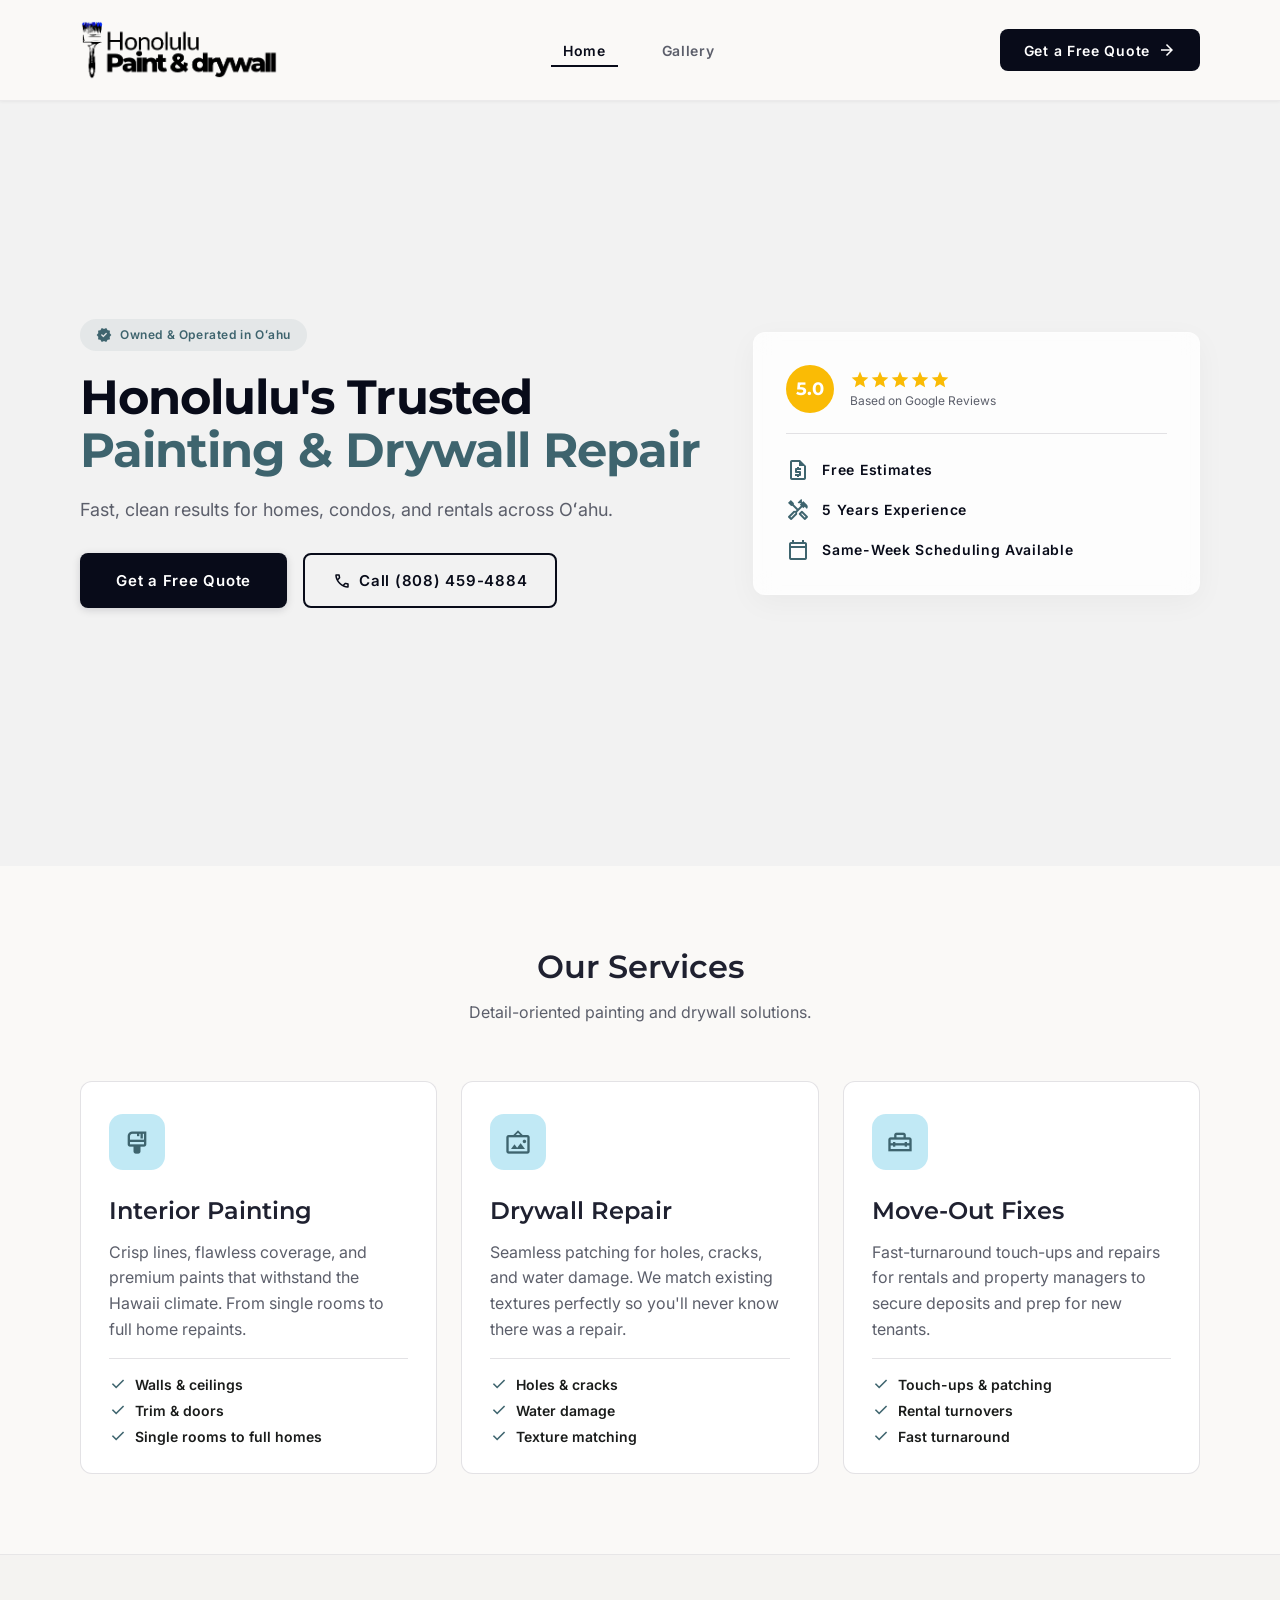
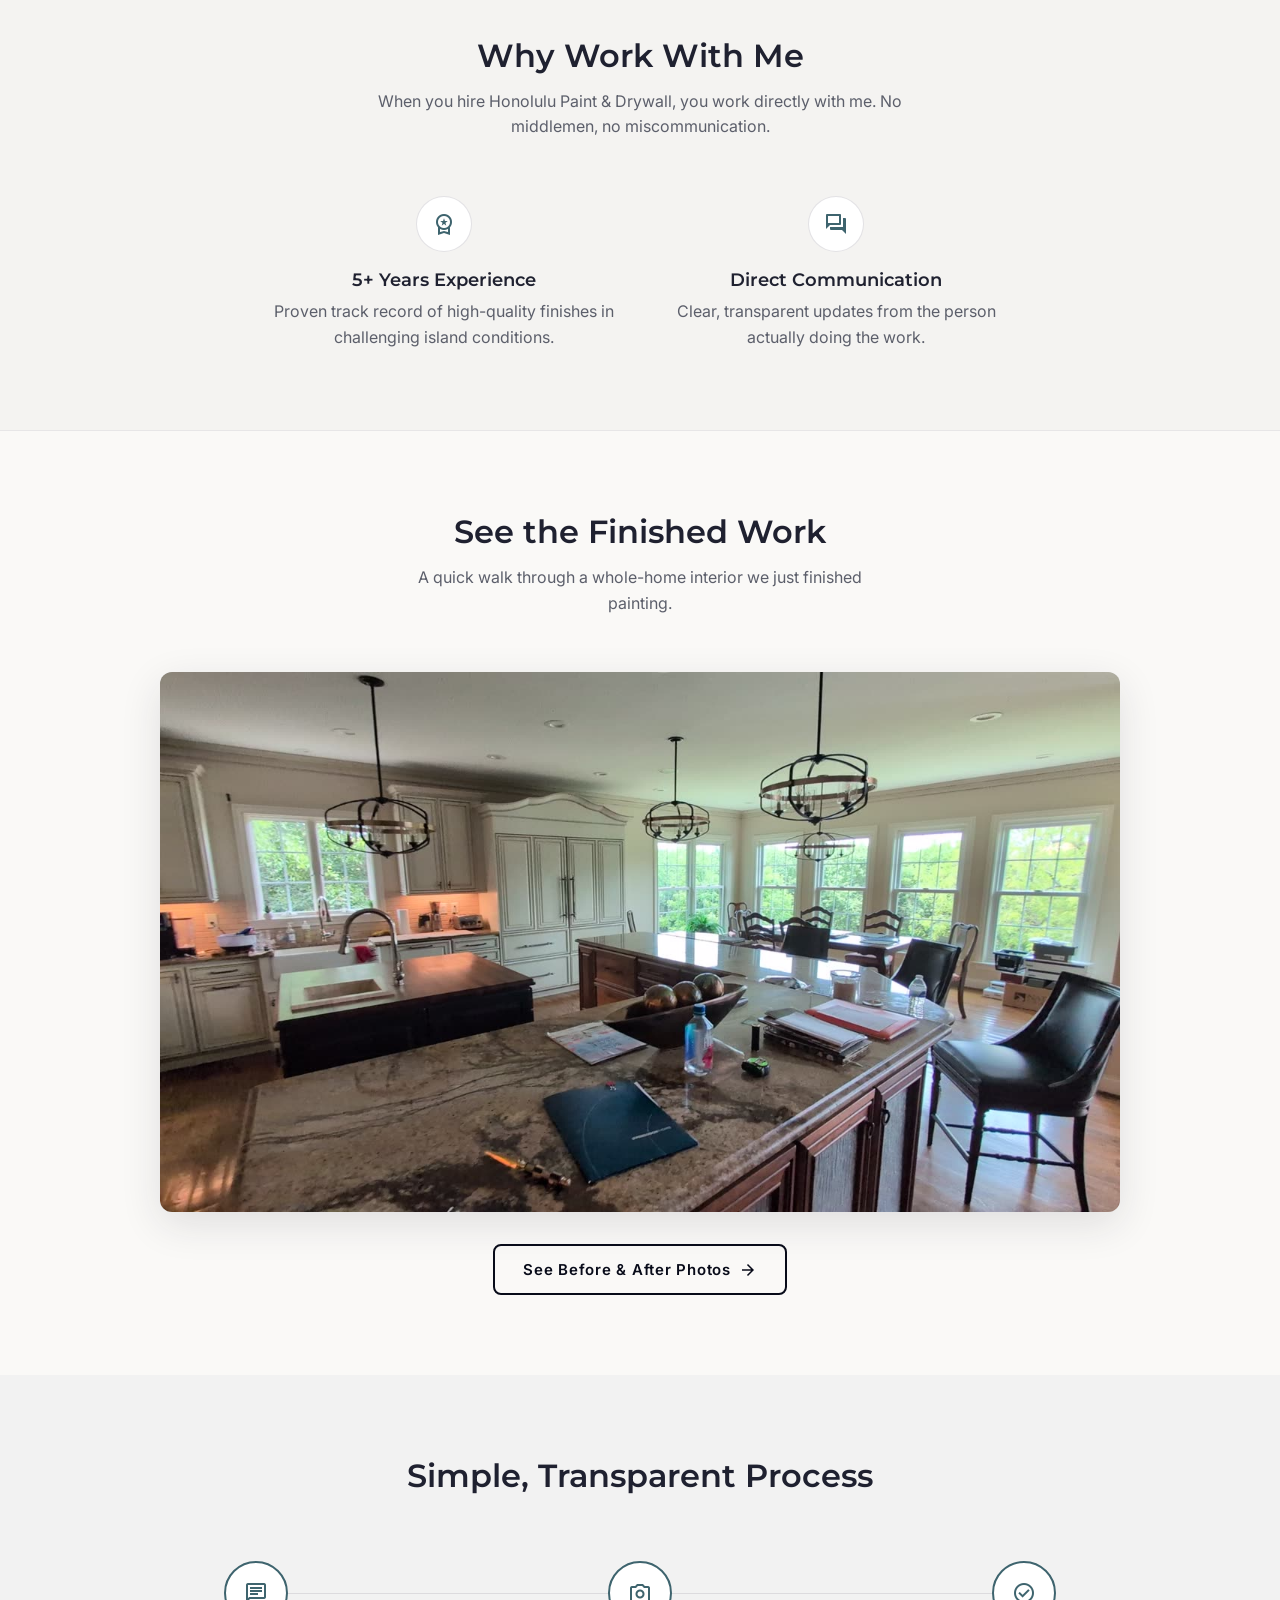
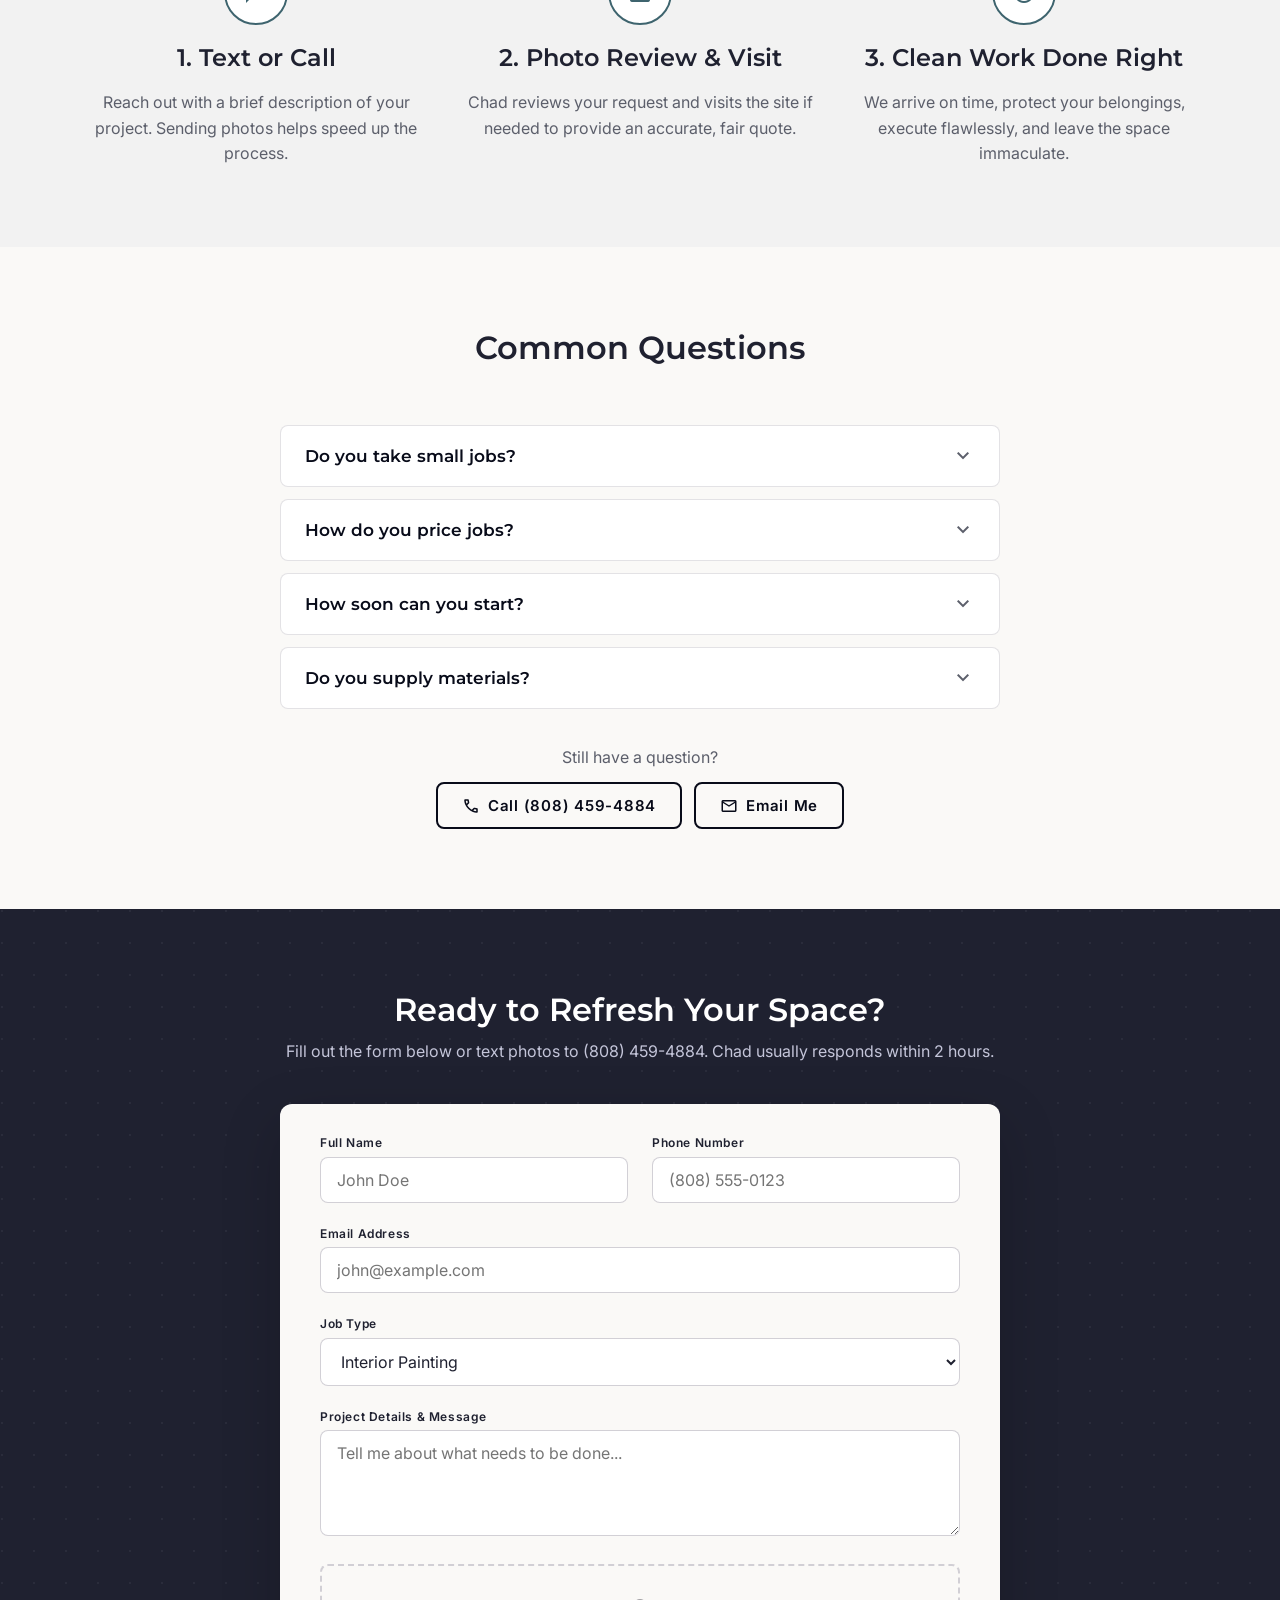
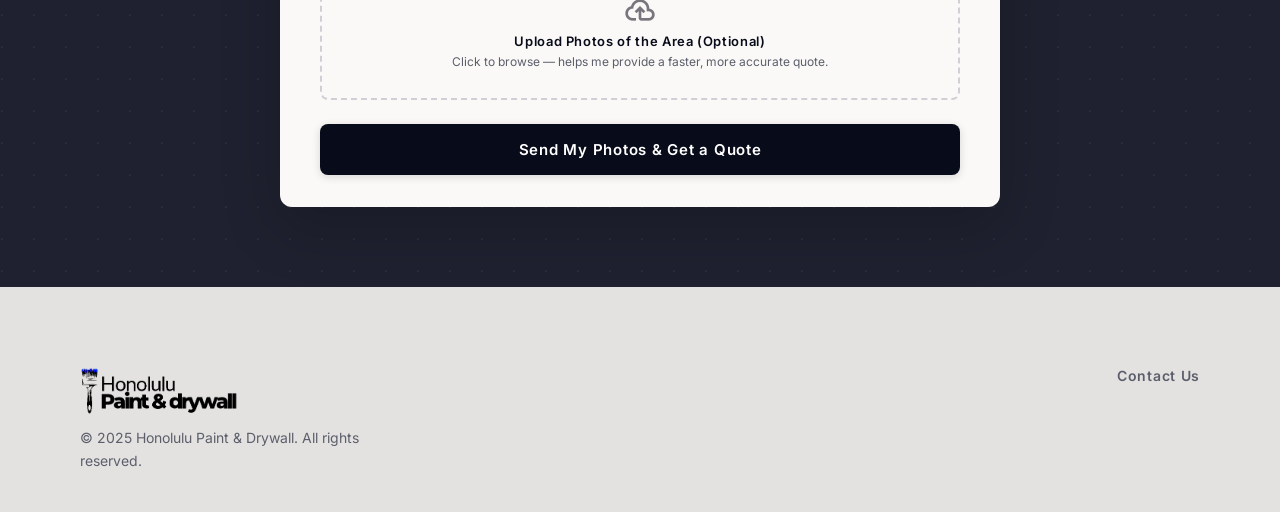
<file: index.html>
<!DOCTYPE html>
<html lang="en">
<head>
  <meta charset="utf-8">
  <meta name="viewport" content="width=device-width, initial-scale=1.0">
  <title>Honolulu Paint &amp; Drywall – Oʻahu's Trusted Painter</title>
  <meta name="description" content="Fast, clean painting and drywall repair for homes, condos, and rentals across Oʻahu. Expert service by Chad Price.">
  <link rel="stylesheet" href="shared.css">
  <link rel="stylesheet" href="home.css">
  <link rel="preconnect" href="https://fonts.googleapis.com">
  <link rel="preconnect" href="https://fonts.gstatic.com" crossorigin>
  <link href="https://fonts.googleapis.com/css2?family=Inter:wght@400;600&family=Montserrat:wght@600;700&display=swap" rel="stylesheet">
  <link href="https://fonts.googleapis.com/css2?family=Material+Symbols+Outlined:wght,FILL@100..700,0..1&display=swap" rel="stylesheet">
</head>
<body>

<!-- NAV -->
<nav class="nav">
  <div class="nav-inner">
    <a href="index.html" class="nav-logo"><img src="images/logo.png" alt="Honolulu Paint & Drywall"></a>
    <div class="nav-links">
      <a href="index.html" class="active">Home</a>
      <a href="gallery.html">Gallery</a>
    </div>
    <a href="#quote" class="nav-cta">Get a Free Quote <span class="material-symbols-outlined" style="font-size:18px">arrow_forward</span></a>
    <button class="nav-menu-btn" id="mobileMenuBtn" aria-label="Open menu">
      <span class="material-symbols-outlined">menu</span>
    </button>
  </div>
  <div class="mobile-menu" id="mobileMenu">
    <a href="index.html" class="active">Home</a>
    <a href="gallery.html">Gallery</a>
    <a href="#quote" class="mobile-cta">Get a Free Quote</a>
  </div>
</nav>

<!-- HERO -->
<section class="hero" id="home">
  <div class="hero-bg">
    <div class="hero-img" style="background-image: url('https://lh3.googleusercontent.com/aida-public/[base64]');"></div>
    <div class="hero-overlay"></div>
  </div>
  <div class="container hero-inner">
    <div class="hero-content">
      <div class="hero-badge">
        <span class="material-symbols-outlined icon-fill" style="font-size:16px;color:var(--secondary)">verified</span>
        <span class="label-bold" style="font-size:12px;color:var(--secondary)">Owned &amp; Operated in Oʻahu</span>
      </div>
      <h1>Honolulu's Trusted <span style="color:var(--secondary)">Painting &amp; Drywall Repair</span></h1>
      <p class="hero-sub">Fast, clean results for homes, condos, and rentals across Oʻahu.</p>
      <div class="hero-actions">
        <a href="#quote" class="btn-primary" style="font-size:15px;padding:16px 36px">Get a Free Quote</a>
        <a href="tel:8084594884" class="btn-secondary" style="font-size:15px;padding:16px 28px">
          <span class="material-symbols-outlined" style="font-size:18px">call</span> Call (808) 459-4884
        </a>
      </div>
    </div>
    <div class="hero-trust-card">
      <div class="trust-rating">
        <div class="trust-score">5.0</div>
        <div>
          <div class="trust-stars">
            <span class="material-symbols-outlined icon-fill" style="font-size:20px;color:#FABB05">star</span>
            <span class="material-symbols-outlined icon-fill" style="font-size:20px;color:#FABB05">star</span>
            <span class="material-symbols-outlined icon-fill" style="font-size:20px;color:#FABB05">star</span>
            <span class="material-symbols-outlined icon-fill" style="font-size:20px;color:#FABB05">star</span>
            <span class="material-symbols-outlined icon-fill" style="font-size:20px;color:#FABB05">star</span>
          </div>
          <span class="caption" style="color:var(--text-muted)">Based on Google Reviews</span>
        </div>
      </div>
      <ul class="trust-list">
        <li><span class="material-symbols-outlined" style="color:var(--secondary)">request_quote</span> Free Estimates</li>
        <li><span class="material-symbols-outlined" style="color:var(--secondary)">handyman</span> 5 Years Experience</li>
        <li><span class="material-symbols-outlined" style="color:var(--secondary)">calendar_today</span> Same-Week Scheduling Available</li>
      </ul>
    </div>
  </div>
</section>

<!-- MOBILE TRUST STRIP -->
<div class="trust-strip">
  <div class="trust-strip-item"><span class="material-symbols-outlined icon-fill" style="font-size:16px;color:#FABB05">star</span> 5-Star Reviews</div>
  <div class="trust-strip-item"><span class="material-symbols-outlined" style="font-size:16px">request_quote</span> Free Estimates</div>
  <div class="trust-strip-item"><span class="material-symbols-outlined" style="font-size:16px">handyman</span> 5 Years Exp.</div>
  <div class="trust-strip-item"><span class="material-symbols-outlined" style="font-size:16px">calendar_today</span> Same-Week</div>
</div>

<!-- SERVICES -->
<section class="services-section" id="services">
  <div class="container">
    <div class="section-header">
      <h2 class="headline-md">Our Services</h2>
      <p class="body-md text-muted" style="max-width:480px;margin:0 auto">Detail-oriented painting and drywall solutions.</p>
    </div>
    <div class="services-grid">
      <div class="service-card">
        <div class="service-icon-badge"><span class="material-symbols-outlined" style="color:var(--secondary)">format_paint</span></div>
        <div class="service-body">
          <h3 class="headline-sm">Interior Painting</h3>
          <p class="body-md text-muted">Crisp lines, flawless coverage, and premium paints that withstand the Hawaii climate. From single rooms to full home repaints.</p>
          <ul class="service-list">
            <li><span class="material-symbols-outlined">check</span>Walls &amp; ceilings</li>
            <li><span class="material-symbols-outlined">check</span>Trim &amp; doors</li>
            <li><span class="material-symbols-outlined">check</span>Single rooms to full homes</li>
          </ul>
        </div>
      </div>
      <div class="service-card">
        <div class="service-icon-badge"><span class="material-symbols-outlined" style="color:var(--secondary)">wall_art</span></div>
        <div class="service-body">
          <h3 class="headline-sm">Drywall Repair</h3>
          <p class="body-md text-muted">Seamless patching for holes, cracks, and water damage. We match existing textures perfectly so you'll never know there was a repair.</p>
          <ul class="service-list">
            <li><span class="material-symbols-outlined">check</span>Holes &amp; cracks</li>
            <li><span class="material-symbols-outlined">check</span>Water damage</li>
            <li><span class="material-symbols-outlined">check</span>Texture matching</li>
          </ul>
        </div>
      </div>
      <div class="service-card">
        <div class="service-icon-badge"><span class="material-symbols-outlined" style="color:var(--secondary)">home_repair_service</span></div>
        <div class="service-body">
          <h3 class="headline-sm">Move-Out Fixes</h3>
          <p class="body-md text-muted">Fast-turnaround touch-ups and repairs for rentals and property managers to secure deposits and prep for new tenants.</p>
          <ul class="service-list">
            <li><span class="material-symbols-outlined">check</span>Touch-ups &amp; patching</li>
            <li><span class="material-symbols-outlined">check</span>Rental turnovers</li>
            <li><span class="material-symbols-outlined">check</span>Fast turnaround</li>
          </ul>
        </div>
      </div>
    </div>
  </div>
</section>

<!-- WHY WORK WITH ME -->
<section class="why-section">
  <div class="container">
    <div class="section-header">
      <h2 class="headline-md">Why Work With Me</h2>
      <p class="body-md text-muted" style="max-width:560px;margin:0 auto">When you hire Honolulu Paint &amp; Drywall, you work directly with me. No middlemen, no miscommunication.</p>
    </div>
    <div class="why-points">
      <div class="why-point">
        <div class="why-point-icon"><span class="material-symbols-outlined">workspace_premium</span></div>
        <h3 class="headline-sm">5+ Years Experience</h3>
        <p class="body-md text-muted">Proven track record of high-quality finishes in challenging island conditions.</p>
      </div>
      <div class="why-point">
        <div class="why-point-icon"><span class="material-symbols-outlined">forum</span></div>
        <h3 class="headline-sm">Direct Communication</h3>
        <p class="body-md text-muted">Clear, transparent updates from the person actually doing the work.</p>
      </div>
    </div>
  </div>
</section>

<!-- FINISHED WORK VIDEO -->
<section class="showcase-section">
  <div class="container">
    <div class="section-header">
      <h2 class="headline-md">See the Finished Work</h2>
      <p class="body-md text-muted" style="max-width:480px;margin:0 auto">A quick walk through a whole-home interior we just finished painting.</p>
    </div>
    <div class="showcase-video">
      <video src="videos/finished-interior.mp4" poster="videos/finished-interior-poster.jpg" autoplay muted loop playsinline preload="metadata" aria-label="Walkthrough of a finished interior paint job: kitchen, living room and coffered ceiling"></video>
    </div>
    <div class="showcase-cta">
      <a href="gallery.html" class="btn-secondary" style="font-size:15px;padding:14px 28px">See Before &amp; After Photos <span class="material-symbols-outlined" style="font-size:18px">arrow_forward</span></a>
    </div>
  </div>
</section>

<!-- HOW IT WORKS -->
<section class="process-section">
  <div class="container">
    <h2 class="headline-md" style="text-align:center;margin-bottom:64px">Simple, Transparent Process</h2>
    <div class="process-grid">
      <div class="process-line"></div>
      <div class="process-step">
        <div class="process-icon"><span class="material-symbols-outlined" style="font-size:24px">chat</span></div>
        <h3 class="headline-sm">1. Text or Call</h3>
        <p class="body-md text-muted">Reach out with a brief description of your project. Sending photos helps speed up the process.</p>
      </div>
      <div class="process-step">
        <div class="process-icon"><span class="material-symbols-outlined" style="font-size:24px">photo_camera</span></div>
        <h3 class="headline-sm">2. Photo Review &amp; Visit</h3>
        <p class="body-md text-muted">Chad reviews your request and visits the site if needed to provide an accurate, fair quote.</p>
      </div>
      <div class="process-step">
        <div class="process-icon"><span class="material-symbols-outlined" style="font-size:24px">check_circle</span></div>
        <h3 class="headline-sm">3. Clean Work Done Right</h3>
        <p class="body-md text-muted">We arrive on time, protect your belongings, execute flawlessly, and leave the space immaculate.</p>
      </div>
    </div>
  </div>
</section>


<!-- FAQ -->
<section class="faq-section" id="faq">
  <div class="container">
    <div class="section-header">
      <h2 class="headline-md">Common Questions</h2>
    </div>
    <div class="faq-list">
      <details class="faq-item">
        <summary>Do you take small jobs?<span class="material-symbols-outlined">expand_more</span></summary>
        <p class="body-md text-muted">Yes. No job is too small, from patching one hole to refreshing a single room.</p>
      </details>
      <details class="faq-item">
        <summary>How do you price jobs?<span class="material-symbols-outlined">expand_more</span></summary>
        <p class="body-md text-muted">Every job starts with a free walkthrough. Then you get a clear, written quote with no hidden fees.</p>
      </details>
      <details class="faq-item">
        <summary>How soon can you start?<span class="material-symbols-outlined">expand_more</span></summary>
        <p class="body-md text-muted">Usually within 1 to 3 weeks of approving your quote. Urgent drywall repairs can often be fit in sooner.</p>
      </details>
      <details class="faq-item">
        <summary>Do you supply materials?<span class="material-symbols-outlined">expand_more</span></summary>
        <p class="body-md text-muted">Yes, I bring all the paint and supplies. If you already have paint you want used, I&#39;m happy to use it and adjust the quote.</p>
      </details>
    </div>
    <div class="faq-contact">
      <p class="body-md text-muted">Still have a question?</p>
      <div class="faq-contact-actions">
        <a href="tel:+18084594884" class="btn-secondary" style="padding:12px 24px;font-size:15px"><span class="material-symbols-outlined" style="font-size:18px">call</span> Call (808) 459-4884</a>
        <a href="mailto:chadprice59@gmail.com" class="btn-secondary" style="padding:12px 24px;font-size:15px"><span class="material-symbols-outlined" style="font-size:18px">mail</span> Email Me</a>
      </div>
    </div>
  </div>
</section>

<!-- QUOTE FORM -->
<section class="quote-section" id="quote">
  <div class="quote-bg-dots"></div>
  <div class="container quote-inner">
    <div class="quote-header">
      <h2 class="headline-md" style="color:#fff">Ready to Refresh Your Space?</h2>
      <p class="body-md" style="color:var(--primary-fixed-dim);margin-top:8px">Fill out the form below or text photos to (808) 459-4884. Chad usually responds within 2 hours.</p>
    </div>
    <form class="quote-form">
      <div class="form-grid">
        <div class="form-field">
          <label class="label-bold" style="font-size:12px;color:var(--text-main);display:block;margin-bottom:6px">Full Name</label>
          <input type="text" placeholder="John Doe" class="form-input">
        </div>
        <div class="form-field">
          <label class="label-bold" style="font-size:12px;color:var(--text-main);display:block;margin-bottom:6px">Phone Number</label>
          <input type="tel" placeholder="(808) 555-0123" class="form-input">
        </div>
        <div class="form-field full-width">
          <label class="label-bold" style="font-size:12px;color:var(--text-main);display:block;margin-bottom:6px">Email Address</label>
          <input type="email" placeholder="john@example.com" class="form-input">
        </div>
        <div class="form-field full-width">
          <label class="label-bold" style="font-size:12px;color:var(--text-main);display:block;margin-bottom:6px">Job Type</label>
          <select class="form-input">
            <option>Interior Painting</option>
            <option>Drywall Repair</option>
            <option>Move-Out Touch Ups</option>
            <option>Other / Combination</option>
          </select>
        </div>
        <div class="form-field full-width">
          <label class="label-bold" style="font-size:12px;color:var(--text-main);display:block;margin-bottom:6px">Project Details &amp; Message</label>
          <textarea class="form-input" rows="4" placeholder="Tell me about what needs to be done..."></textarea>
        </div>
        <div class="form-field full-width upload-zone" id="uploadZone" onclick="document.getElementById('photoUpload').click()" style="cursor:pointer">
          <input type="file" id="photoUpload" name="photos" multiple accept="image/*" style="display:none" onchange="updateUploadLabel(this)">
          <span class="material-symbols-outlined" style="font-size:32px;color:var(--outline);display:block;margin-bottom:8px">cloud_upload</span>
          <span class="label-bold" style="font-size:13px;color:var(--primary);display:block" id="uploadLabel">Upload Photos of the Area (Optional)</span>
          <span class="caption text-muted" style="display:block;margin-top:4px">Click to browse — helps me provide a faster, more accurate quote.</span>
        </div>
        <div class="form-field full-width">
          <button type="submit" class="btn-primary" style="width:100%;justify-content:center;padding:16px;font-size:15px">
            Send My Photos &amp; Get a Quote
          </button>
        </div>
      </div>
    </form>
  </div>
</section>

<!-- FOOTER -->
<footer class="footer">
  <div class="footer-inner">
    <div class="footer-brand">
      <img src="images/logo.png" alt="Honolulu Paint & Drywall">
      <p class="footer-copy">© 2025 Honolulu Paint &amp; Drywall. All rights reserved.</p>
    </div>
    <div class="footer-links">
      <a href="index.html#quote">Contact Us</a>
    </div>
  </div>
</footer>

<!-- MOBILE BOTTOM NAV -->
<nav class="mobile-bottom-nav">
  <a href="index.html" class="mobile-nav-item active">
    <span class="material-symbols-outlined icon-fill">home</span>
    <span>Home</span>
  </a>
  <a href="tel:8084594884" class="mobile-nav-item">
    <span class="material-symbols-outlined">call</span>
    <span>Call Now</span>
  </a>
  <a href="#quote" class="mobile-nav-item">
    <span class="material-symbols-outlined">request_quote</span>
    <span>Quote</span>
  </a>
  <a href="gallery.html" class="mobile-nav-item">
    <span class="material-symbols-outlined">photo_library</span>
    <span>Gallery</span>
  </a>
</nav>
<div style="height:64px;display:none" class="mobile-spacer"></div>

<script src="nav.js"></script>
<script>
  if (window.innerWidth < 768) {
    document.querySelector('.mobile-spacer').style.display = 'block';
  }

  function updateUploadLabel(input) {
    const label = document.getElementById('uploadLabel');
    if (input.files.length === 1) {
      label.textContent = input.files[0].name;
    } else if (input.files.length > 1) {
      label.textContent = input.files.length + ' photos selected';
    }
  }

  document.querySelector('.quote-form').addEventListener('submit', function(e) {
    e.preventDefault();
    const name = this.querySelector('input[type="text"]').value.trim();
    if (!name) {
      this.querySelector('input[type="text"]').focus();
      return;
    }
    this.innerHTML = '<div style="text-align:center;padding:48px 24px"><span class="material-symbols-outlined icon-fill" style="font-size:56px;color:var(--secondary)">check_circle</span><h3 class="headline-sm" style="margin:20px 0 10px">Request Received!</h3><p class="body-md text-muted">Thanks ' + name.split(' ')[0] + '! Chad will reach out within 2 hours. You can also text photos to <strong>(808) 459-4884</strong> for a faster response.</p></div>';
  });
</script>
</body>
</html>
</file>
<file: shared.css>
/* ===== SHARED STYLES - Honolulu Paint & Drywall ===== */
@import url('https://fonts.googleapis.com/css2?family=Inter:wght@400;600&family=Montserrat:wght@600;700&display=swap');
@import url('https://fonts.googleapis.com/css2?family=Material+Symbols+Outlined:wght,FILL@100..700,0..1&display=swap');

:root {
  --primary: #080b19;
  --on-primary: #ffffff;
  --primary-container: #1f2130;
  --on-primary-container: #87889b;
  --inverse-primary: #c4c5d9;
  --primary-fixed: #e1e1f6;
  --primary-fixed-dim: #c4c5d9;
  --on-primary-fixed: #191b29;
  --on-primary-fixed-variant: #444656;

  --secondary: #3e646e;
  --on-secondary: #ffffff;
  --secondary-container: #c1e9f5;
  --on-secondary-container: #446a74;
  --secondary-fixed: #c1e9f5;
  --secondary-fixed-dim: #a5cdd8;
  --on-secondary-fixed: #001f26;
  --on-secondary-fixed-variant: #254c55;

  --tertiary: #110b00;
  --on-tertiary: #ffffff;
  --tertiary-container: #29210c;
  --on-tertiary-container: #95886c;
  --tertiary-fixed: #f1e1c0;
  --tertiary-fixed-dim: #d4c5a6;
  --on-tertiary-fixed: #221b07;
  --on-tertiary-fixed-variant: #50462e;

  --surface: #faf9f7;
  --surface-dim: #dadad8;
  --surface-bright: #faf9f7;
  --surface-container-lowest: #ffffff;
  --surface-container-low: #f4f3f1;
  --surface-container: #efeeec;
  --surface-container-high: #e9e8e6;
  --surface-container-highest: #e3e2e0;
  --surface-variant: #e3e2e0;
  --surface-warm: #F2F2F2;
  --surface-tint: #5c5d6f;
  --on-surface: #1a1c1b;
  --on-surface-variant: #46464c;
  --inverse-surface: #2f3130;
  --inverse-on-surface: #f1f1ef;

  --background: #faf9f7;
  --on-background: #1a1c1b;

  --outline: #77767d;
  --outline-variant: #c7c5cc;

  --error: #ba1a1a;
  --on-error: #ffffff;
  --error-container: #ffdad6;
  --on-error-container: #93000a;

  --accent-teal: #2D5A61;
  --text-main: #1F2130;
  --text-muted: #5C5F6B;

  /* Spacing */
  --margin-desktop: 40px;
  --margin-mobile: 16px;
  --container-max: 1200px;
  --gutter: 24px;
  --section-gap: 80px;
  --base: 8px;

  /* Border radius */
  --radius-sm: 0.125rem;
  --radius: 0.25rem;
  --radius-lg: 0.5rem;
  --radius-xl: 0.75rem;
}

* { box-sizing: border-box; margin: 0; padding: 0; }

body {
  font-family: 'Inter', sans-serif;
  background: var(--surface);
  color: var(--text-main);
  -webkit-font-smoothing: antialiased;
  overflow-x: hidden;
}

.material-symbols-outlined {
  font-family: 'Material Symbols Outlined';
  font-weight: normal;
  font-style: normal;
  font-size: 24px;
  line-height: 1;
  letter-spacing: normal;
  text-transform: none;
  display: inline-block;
  white-space: nowrap;
  word-wrap: normal;
  direction: ltr;
  font-variation-settings: 'FILL' 0, 'wght' 400, 'GRAD' 0, 'opsz' 24;
  -webkit-font-smoothing: antialiased;
}
.icon-fill { font-variation-settings: 'FILL' 1, 'wght' 400, 'GRAD' 0, 'opsz' 24; }

/* Typography */
.display-lg { font-family: 'Montserrat', sans-serif; font-size: 48px; font-weight: 700; line-height: 1.1; letter-spacing: -0.02em; }
.display-lg-mobile { font-family: 'Montserrat', sans-serif; font-size: 36px; font-weight: 700; line-height: 1.2; letter-spacing: -0.02em; }
.headline-md { font-family: 'Montserrat', sans-serif; font-size: 32px; font-weight: 600; line-height: 1.3; }
.headline-sm { font-family: 'Montserrat', sans-serif; font-size: 24px; font-weight: 600; line-height: 1.4; }
.body-lg { font-family: 'Inter', sans-serif; font-size: 18px; font-weight: 400; line-height: 1.6; }
.body-md { font-family: 'Inter', sans-serif; font-size: 16px; font-weight: 400; line-height: 1.6; }
.label-bold { font-family: 'Inter', sans-serif; font-size: 14px; font-weight: 600; line-height: 1.2; letter-spacing: 0.05em; }
.caption { font-family: 'Inter', sans-serif; font-size: 12px; font-weight: 400; line-height: 1.4; }

/* Layout */
.container { max-width: var(--container-max); margin: 0 auto; padding: 0 var(--margin-desktop); }
@media (max-width: 768px) { .container { padding: 0 var(--margin-mobile); } }

/* ===== NAVIGATION ===== */
.nav {
  background: rgba(250,249,247,0.95);
  backdrop-filter: blur(12px);
  -webkit-backdrop-filter: blur(12px);
  position: sticky;
  top: 0;
  width: 100%;
  border-bottom: 1px solid rgba(199,197,204,0.3);
  box-shadow: 0 1px 3px rgba(0,0,0,0.05);
  z-index: 50;
}
.nav-inner {
  display: flex;
  justify-content: space-between;
  align-items: center;
  max-width: var(--container-max);
  margin: 0 auto;
  padding: 0 var(--margin-desktop);
  height: 100px;
}
.nav-logo img { height: 60px; width: auto; object-fit: contain; display: block; }
.nav-links { display: flex; gap: 32px; align-items: center; }
.nav-links a {
  font-family: 'Inter', sans-serif; font-size: 14px; font-weight: 600;
  letter-spacing: 0.05em; text-decoration: none; color: var(--text-muted);
  padding: 8px 12px; transition: color 0.2s;
}
.nav-links a:hover { color: var(--primary); }
.nav-links a.active { color: var(--primary); border-bottom: 2px solid var(--primary); padding-bottom: 6px; }
.nav-cta {
  display: inline-flex; align-items: center; gap: 8px;
  background: var(--primary); color: var(--on-primary);
  font-family: 'Inter', sans-serif; font-size: 14px; font-weight: 600;
  letter-spacing: 0.05em; padding: 12px 24px; border-radius: var(--radius-lg);
  text-decoration: none; border: none; cursor: pointer; transition: opacity 0.2s;
}
.nav-cta:hover { opacity: 0.9; }
.nav-menu-btn { display: none; background: none; border: none; cursor: pointer; color: var(--primary); width: 44px; height: 44px; align-items: center; justify-content: center; margin-right: -10px; }
@media (max-width: 768px) {
  .nav-inner { padding: 0 var(--margin-mobile); }
  .nav-logo img { height: 42px; }
  .nav-links { display: none; }
  .nav-cta { display: none; }
  .nav-menu-btn { display: flex; }
}
.mobile-menu {
  display: none; flex-direction: column;
  background: var(--surface); border-top: 1px solid rgba(199,197,204,0.3);
  padding: 16px var(--margin-mobile);
}
.mobile-menu.open { display: flex; }
.mobile-menu a {
  font-family: 'Inter', sans-serif; font-size: 14px; font-weight: 600;
  letter-spacing: 0.05em; text-decoration: none; color: var(--text-muted);
  padding: 12px 0; border-bottom: 1px solid rgba(199,197,204,0.2);
}
.mobile-menu a.active { color: var(--primary); border-left: 4px solid var(--primary); padding-left: 12px; background: var(--surface-container-low); }
.mobile-menu .mobile-cta {
  margin-top: 16px; background: var(--primary); color: var(--on-primary);
  text-align: center; padding: 14px; border-radius: var(--radius-lg); font-weight: 600;
}

/* ===== FOOTER ===== */
.footer { background: var(--surface-container-highest); padding: var(--section-gap) 0 40px; }
.footer-inner {
  max-width: var(--container-max); margin: 0 auto;
  padding: 0 var(--margin-desktop);
  display: flex; justify-content: space-between; align-items: flex-start;
  gap: var(--gutter); flex-wrap: wrap;
}
.footer-brand img { height: 48px; width: auto; object-fit: contain; display: block; margin-bottom: 12px; }
.footer-copy { font-family: 'Inter', sans-serif; font-size: 14px; color: var(--text-muted); max-width: 320px; line-height: 1.6; }
.footer-links { display: flex; flex-wrap: wrap; gap: 24px; align-items: center; }
.footer-links a {
  font-family: 'Inter', sans-serif; font-size: 14px; font-weight: 600;
  letter-spacing: 0.05em; color: var(--text-muted); text-decoration: none; transition: color 0.2s;
}
.footer-links a:hover { color: var(--primary); }
@media (max-width: 768px) {
  .footer-inner { flex-direction: column; align-items: center; padding: 0 var(--margin-mobile); text-align: center; }
  .footer-links { justify-content: center; }
  .footer-links a { padding: 12px 8px; }
}

/* ===== BUTTONS ===== */
.btn-primary {
  display: inline-flex; align-items: center; gap: 8px;
  background: var(--primary); color: var(--on-primary);
  font-family: 'Inter', sans-serif; font-size: 14px; font-weight: 600;
  letter-spacing: 0.05em; padding: 14px 32px; border-radius: var(--radius-lg);
  text-decoration: none; border: none; cursor: pointer; transition: opacity 0.2s;
  box-shadow: 0 2px 8px rgba(8,11,25,0.15);
}
.btn-primary:hover { opacity: 0.9; }
.btn-secondary {
  display: inline-flex; align-items: center; gap: 8px;
  background: transparent; color: var(--primary);
  font-family: 'Inter', sans-serif; font-size: 14px; font-weight: 600;
  letter-spacing: 0.05em; padding: 14px 32px; border-radius: var(--radius-lg);
  text-decoration: none; border: 2px solid var(--primary); cursor: pointer; transition: background 0.2s;
}
.btn-secondary:hover { background: rgba(8,11,25,0.05); }

/* Utilities */
.text-primary { color: var(--primary); }
.text-muted { color: var(--text-muted); }
.text-teal { color: var(--accent-teal); }
.text-white { color: #fff; }
</file>
<file: home.css>
/* ===== HOME PAGE STYLES ===== */

/* Hero */
.hero {
  position: relative;
  min-height: 85vh;
  display: flex;
  align-items: center;
  background: var(--surface-warm);
  overflow: hidden;
  padding: 40px 0 var(--section-gap);
}
.hero-bg { position: absolute; inset: 0; z-index: 0; }
.hero-img {
  width: 100%; height: 100%;
  background-size: cover; background-position: center;
  opacity: 0.4;
}
.hero-overlay {
  position: absolute; inset: 0;
  background: linear-gradient(to right, rgba(242,242,242,0.92) 40%, rgba(242,242,242,0.7) 65%, transparent 100%);
}
.hero-inner {
  position: relative; z-index: 1;
  display: grid;
  grid-template-columns: 7fr 5fr;
  gap: 48px;
  align-items: center;
}
.hero-content { display: flex; flex-direction: column; gap: 20px; }
.hero-badge {
  display: inline-flex; align-items: center; gap: 8px;
  background: rgba(62,100,110,0.08);
  padding: 8px 16px; border-radius: 999px;
  width: fit-content;
}
.hero-content h1 {
  font-family: 'Montserrat', sans-serif;
  font-size: 48px; font-weight: 700;
  line-height: 1.1; letter-spacing: -0.02em;
  color: var(--primary);
}
.hero-sub { font-size: 18px; color: var(--text-muted); max-width: 540px; line-height: 1.6; }
.hero-actions { display: flex; gap: 16px; flex-wrap: wrap; margin-top: 8px; }

.hero-trust-card {
  background: rgba(255,255,255,0.8);
  backdrop-filter: blur(12px);
  -webkit-backdrop-filter: blur(12px);
  border: 1px solid rgba(255,255,255,0.3);
  border-radius: var(--radius-xl);
  padding: 32px;
  box-shadow: 0 8px 30px rgba(0,0,0,0.04);
  display: flex; flex-direction: column; gap: 24px;
}
.trust-rating {
  display: flex; align-items: center; gap: 16px;
  padding-bottom: 20px;
  border-bottom: 1px solid rgba(199,197,204,0.5);
}
.trust-score {
  width: 48px; height: 48px;
  background: #FABB05;
  border-radius: 50%;
  display: flex; align-items: center; justify-content: center;
  color: #fff; font-weight: 700; font-size: 18px;
  font-family: 'Montserrat', sans-serif;
  flex-shrink: 0;
}
.trust-stars { display: flex; }
.trust-list { list-style: none; display: flex; flex-direction: column; gap: 16px; }
.trust-list li {
  display: flex; align-items: center; gap: 12px;
  font-family: 'Inter', sans-serif; font-size: 14px; font-weight: 600;
  letter-spacing: 0.05em; color: var(--primary);
}

/* Trust Strip (mobile) */
.trust-strip {
  display: none;
  background: var(--primary); color: var(--on-primary);
  padding: 14px var(--margin-mobile);
  overflow-x: auto; gap: 32px;
  white-space: nowrap;
}
.trust-strip-item {
  display: inline-flex; align-items: center; gap: 8px;
  font-family: 'Inter', sans-serif; font-size: 12px; font-weight: 600;
  letter-spacing: 0.05em; flex-shrink: 0;
}

/* Services */
.services-section { padding: var(--section-gap) 0; background: var(--surface); }
.section-header { text-align: center; margin-bottom: 56px; }
.section-header h2 { margin-bottom: 12px; }
.services-grid {
  display: grid;
  grid-template-columns: repeat(3, 1fr);
  gap: var(--gutter);
}
.service-card {
  background: var(--surface-container-lowest);
  border: 1px solid rgba(199,197,204,0.5);
  border-radius: var(--radius-xl);
  overflow: hidden;
  display: flex; flex-direction: column;
  padding: 32px 28px 28px;
  transition: box-shadow 0.3s, border-color 0.3s, transform 0.3s;
  position: relative;
}
.service-card::before {
  content: ''; position: absolute; top: 0; left: 0; right: 0; height: 4px;
  background: var(--secondary);
  transform: scaleX(0); transform-origin: left;
  transition: transform 0.35s;
}
.service-card:hover {
  box-shadow: 0 8px 28px rgba(8,11,25,0.08);
  border-color: rgba(8,11,25,0.15);
  transform: translateY(-2px);
}
.service-card:hover::before { transform: scaleX(1); }
.service-icon-badge {
  width: 56px; height: 56px;
  background: var(--secondary-container);
  border-radius: 14px;
  display: flex; align-items: center; justify-content: center;
}
.service-icon-badge .material-symbols-outlined { font-size: 28px; }
.service-body { padding-top: 24px; display: flex; flex-direction: column; flex-grow: 1; gap: 12px; }
.service-list {
  list-style: none; margin: 4px 0 0; padding: 16px 0 0;
  border-top: 1px solid rgba(199,197,204,0.5);
  display: flex; flex-direction: column; gap: 8px;
}
.service-list li {
  display: flex; align-items: center; gap: 8px;
  font-family: 'Inter', sans-serif; font-size: 14px; font-weight: 600;
  color: var(--on-surface);
}
.service-list .material-symbols-outlined { font-size: 18px; color: var(--secondary); }

/* Process */
.process-section { padding: var(--section-gap) 0; background: var(--surface-warm); }
.process-grid {
  display: grid;
  grid-template-columns: repeat(3, 1fr);
  gap: 32px;
  position: relative;
}
.process-line {
  display: none;
  position: absolute;
  top: 32px; left: 16%; right: 16%;
  height: 1px; background: rgba(199,197,204,0.5);
  z-index: 0;
}
.process-step {
  display: flex; flex-direction: column; align-items: center;
  text-align: center; gap: 16px;
  position: relative; z-index: 1;
}
.process-icon {
  width: 64px; height: 64px;
  background: var(--surface-container-lowest);
  border: 2px solid var(--secondary);
  color: var(--secondary);
  border-radius: 50%;
  display: flex; align-items: center; justify-content: center;
  transition: background 0.2s, color 0.2s;
}
.process-step:hover .process-icon {
  background: var(--secondary); color: #fff;
}

/* About */
.about-section { padding: var(--section-gap) 0; background: var(--surface); }
.about-card {
  background: var(--surface-container-low);
  border-radius: 20px;
  overflow: hidden;
  box-shadow: 0 2px 12px rgba(8,11,25,0.04);
  display: flex;
}
.about-img { width: 40%; flex-shrink: 0; }
.about-img img { width: 100%; height: 100%; object-fit: cover; object-position: top; display: block; }
.about-body { padding: 48px 56px; display: flex; flex-direction: column; justify-content: center; }
.about-eyebrow {
  display: inline-block;
  background: rgba(62,100,110,0.1);
  color: var(--secondary);
  padding: 4px 12px; border-radius: var(--radius);
  font-size: 12px;
}

/* Quote Section */
.quote-section {
  padding: var(--section-gap) 0;
  background: var(--primary-container);
  position: relative; overflow: hidden;
}
.quote-bg-dots {
  position: absolute; inset: 0;
  background-image: radial-gradient(circle at 2px 2px, rgba(255,255,255,0.05) 1px, transparent 0);
  background-size: 32px 32px;
  pointer-events: none;
}
.quote-inner { position: relative; z-index: 1; max-width: 800px; margin: 0 auto; }
.quote-header { text-align: center; margin-bottom: 40px; }
.quote-form {
  background: var(--surface);
  border-radius: var(--radius-xl);
  padding: 32px 40px;
  box-shadow: 0 20px 60px rgba(0,0,0,0.2);
}
.form-grid {
  display: grid;
  grid-template-columns: 1fr 1fr;
  gap: 24px;
}
.form-field.full-width { grid-column: 1 / -1; }
.form-input {
  width: 100%;
  font-family: 'Inter', sans-serif; font-size: 16px;
  background: var(--surface-container-lowest);
  border: 1px solid rgba(199,197,204,0.8);
  border-radius: var(--radius-lg);
  padding: 12px 16px;
  outline: none;
  transition: border-color 0.2s, box-shadow 0.2s;
  color: var(--text-main);
}
.form-input:focus {
  border-color: var(--secondary);
  box-shadow: 0 0 0 3px rgba(62,100,110,0.12);
}
.upload-zone {
  border: 2px dashed rgba(199,197,204,0.8);
  border-radius: var(--radius-lg);
  padding: 28px;
  text-align: center;
  cursor: pointer;
  transition: background 0.2s;
}
.upload-zone:hover { background: var(--surface-warm); }

/* Mobile Bottom Nav */
.mobile-bottom-nav {
  display: none;
  position: fixed; bottom: 0; left: 0; right: 0;
  z-index: 50;
  background: var(--surface);
  border-top: 1px solid rgba(199,197,204,0.5);
  box-shadow: 0 -4px 10px rgba(31,33,48,0.05);
}
.mobile-nav-item {
  display: flex; flex-direction: column; align-items: center; justify-content: center;
  flex: 1; padding: 10px 0; gap: 2px;
  text-decoration: none;
  font-family: 'Inter', sans-serif; font-size: 11px; font-weight: 400;
  color: var(--on-surface-variant);
  transition: color 0.15s, background 0.15s;
}
.mobile-nav-item.active { color: var(--primary); font-weight: 600; }
.mobile-nav-item:active { background: var(--surface-container-high); }

/* Why choose Chad */
.why-section {
  padding: var(--section-gap) 0;
  background: var(--surface-container-low);
  border-top: 1px solid rgba(199,197,204,0.3);
  border-bottom: 1px solid rgba(199,197,204,0.3);
  margin-bottom: var(--section-gap);
}
.why-points { display: grid; grid-template-columns: repeat(2, 1fr); gap: var(--gutter); max-width: 760px; margin: 0 auto; }
.why-point { text-align: center; padding: 0 12px; }
.why-point-icon {
  width: 56px; height: 56px; margin: 0 auto 16px;
  background: var(--surface-container-lowest);
  border: 1px solid rgba(199,197,204,0.5);
  border-radius: 50%;
  display: flex; align-items: center; justify-content: center;
  color: var(--secondary);
}
.why-point h3 { font-size: 18px; margin-bottom: 6px; }

/* FAQ */
.faq-section { padding: var(--section-gap) 0; }
.faq-list { max-width: 720px; margin: 0 auto; display: flex; flex-direction: column; gap: 12px; }
.faq-item {
  background: var(--surface-container-lowest);
  border: 1px solid rgba(199,197,204,0.5);
  border-radius: var(--radius-lg);
  transition: box-shadow 0.2s;
}
.faq-item:hover { box-shadow: 0 4px 12px rgba(31,33,48,0.06); }
.faq-item summary {
  list-style: none; cursor: pointer;
  display: flex; align-items: center; justify-content: space-between; gap: 16px;
  padding: 18px 24px;
  font-family: 'Montserrat', sans-serif; font-size: 17px; font-weight: 600;
  color: var(--primary);
}
.faq-item summary::-webkit-details-marker { display: none; }
.faq-item summary .material-symbols-outlined { color: var(--text-muted); transition: transform 0.25s; }
.faq-item[open] summary .material-symbols-outlined { transform: rotate(180deg); }
.faq-item p { padding: 0 24px 20px; margin: 0; }
.faq-contact { text-align: center; margin-top: 36px; }
.faq-contact-actions { display: flex; justify-content: center; gap: 12px; flex-wrap: wrap; margin-top: 12px; }

/* Finished work video */
.showcase-section { padding: 0 0 var(--section-gap); background: var(--surface); }
.showcase-video {
  max-width: 960px; margin: 0 auto;
  border-radius: var(--radius-xl, 16px);
  overflow: hidden;
  box-shadow: 0 12px 40px rgba(31,33,48,0.12);
  background: var(--surface-container);
  aspect-ratio: 16 / 9;
}
.showcase-video video { width: 100%; height: 100%; object-fit: cover; display: block; }
.showcase-cta { display: flex; justify-content: center; margin-top: 32px; }

/* Responsive */
@media (max-width: 1024px) {
  .why-points { grid-template-columns: 1fr; gap: 32px; }
  .hero-inner { grid-template-columns: 1fr; }
  .hero-trust-card { display: none; }
  .hero-content h1 { font-size: 36px; }
  .hero-overlay { background: linear-gradient(to bottom, rgba(242,242,242,0.92), rgba(242,242,242,0.85)); }
  .services-grid { grid-template-columns: 1fr; }
  .process-grid { grid-template-columns: 1fr; }
  .about-card { flex-direction: column; }
  .about-img { width: 100%; height: 300px; }
  .about-body { padding: 32px 24px; }
}
@media (max-width: 768px) {
  .hero { min-height: auto; padding: 48px 0 56px; }
  .hero-actions { flex-direction: column; }
  .hero-actions a { justify-content: center; }
  .trust-strip { display: flex; }
  .form-grid { grid-template-columns: 1fr; }
  .quote-form { padding: 24px 20px; }
  .mobile-bottom-nav { display: flex; }
  .mobile-nav-item { min-width: 0; }
  .process-line { display: none; }
  .process-grid { grid-template-columns: 1fr; gap: 40px; }
  .trust-strip { display: grid; grid-template-columns: 1fr 1fr; gap: 10px 16px; overflow: visible; }
  .trust-strip-item { justify-content: center; }
}
@media (min-width: 1025px) {
  .process-line { display: block; }
}
</file>
